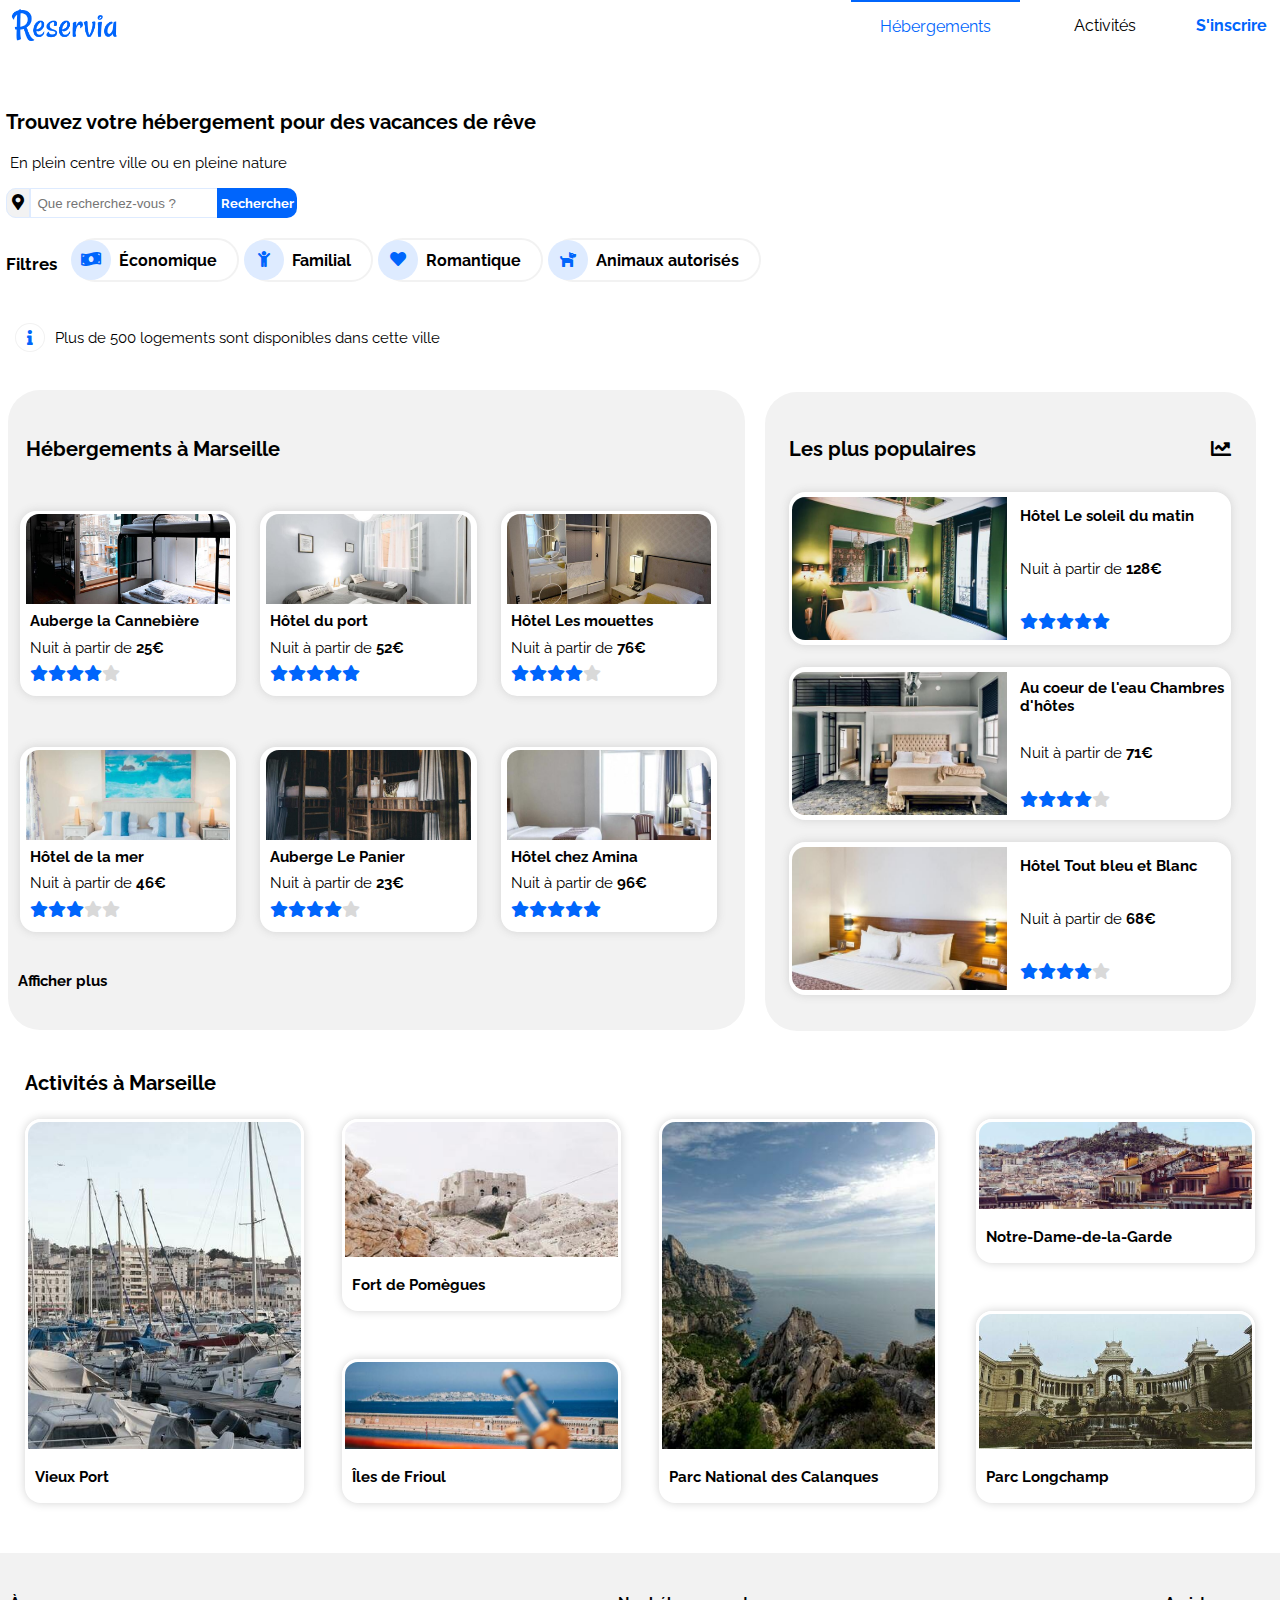
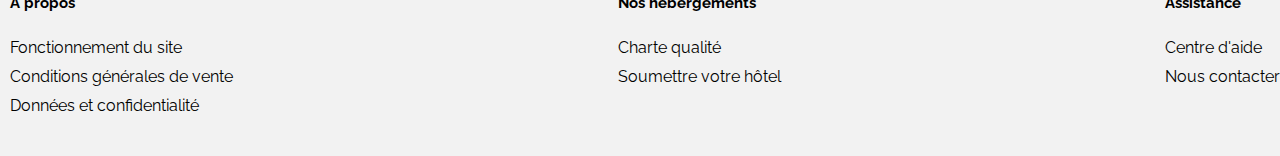
<file: index.html>
<!DOCTYPE html>
<!-- saved from url=(0068)file:///C:/Users/venke/Desktop/P2_%20Venketasamy_Stacy/reservia.html -->
<html lang="en">
  <head>
    <meta http-equiv="Content-Type" content="text/html; charset=UTF-8" />

    <meta name="viewport" content="width=device-width, initial-scale=1.0" />

    <link
      rel="stylesheet"
      href="https://cdnjs.cloudflare.com/ajax/libs/font-awesome/5.15.1/css/all.min.css"
    />
    <link rel="stylesheet" href="reservia.css" />

    <title>Reservia</title>
  </head>
  
  <body>
    <header>
      <nav>
        <a href="/" id="logo"></a>
        <a href="#" id="rooms">Hébergements</a>
        <a href="#" id="activities">Activités</a>
        <a href="#" id="register">S'inscrire</a>
      </nav>
    </header>

    <h1>Trouvez votre hébergement pour des vacances de rêve</h1>
    <p>En plein centre ville ou en pleine nature</p>

    <div id="search">
      <i class="fas fa-map-marker-alt"></i>
      <input class="champ" type="text" placeholder="Que recherchez-vous ?" />
      <button class="button"></button>
    </div>

    <div id="Filtres">
      <h2>Filtres</h2>
      <div class="eco">Économique</div>
      <div class="family">Familial</div>
      <div class="romantic">Romantique</div>
      <div class="animals">Animaux autorisés</div>
    </div>

    <p>
      <i class="fas fa-info"></i>Plus de 500 logements sont disponibles dans
      cette ville
    </p>

  <main>
    <section class="rooms">
      <h1>Hébergements à Marseille</h1>

      <article onclick="">
        <img
          src="images/hebergements/4_small/marcus-loke-WQJvWU_HZFo-unsplash.jpg" alt=""
        />

        <h3>Auberge la Cannebière</h3>
        <p>Nuit à partir de <strong>25€</strong></p>

        <div class="star fourStars"></div>
      </article>

      <article onclick="">
        <img
          src="images/hebergements/4_small/fred-kleber-gTbaxaVLvsg-unsplash.jpg" alt=""
        />

        <h3>Hôtel du port</h3>
        <p>Nuit à partir de <strong>52€</strong></p>

        <div class="star fiveStars"></div>
      </article>

      <article onclick="">
        <img
          src="images/hebergements/4_small/reisetopia-B8WIgxA_PFU-unsplash.jpg" alt=""
        />

        <h3>Hôtel Les mouettes</h3>
        <p>Nuit à partir de <strong>76€</strong></p>

        <div class="star fourStars"></div>
      </article>

      <article onclick="">
        <img
          src="images/hebergements/4_small/annie-spratt-Eg1qcIitAuA-unsplash.jpg" alt=""
        />

        <h3>Hôtel de la mer</h3>
        <p>Nuit à partir de <strong>46€</strong></p>

        <div class="star threeStars"></div>
      </article>

      <article onclick="">
        <img
          src="images/hebergements/4_small/nicate-lee-kT-ZyaiwBe0-unsplash.jpg" alt=""
        />

        <h3>Auberge Le Panier</h3>
        <p>Nuit à partir de <strong>23€</strong></p>

        <div class="star fourStars"></div>
      </article>

      <article onclick="">
        <img
          src="images/hebergements/4_small/febrian-zakaria-M6S1WvfW68A-unsplash.jpg" alt=""
        />

        <h3>Hôtel chez Amina</h3>
        <p>Nuit à partir de <strong>96€</strong></p>

        <div class="star fiveStars"></div>
      </article>

      <h3 class="Afficher"><a href="#">Afficher plus</a></h3>
    </section>

    <section class="popular">
        <h1>Les plus populaires</h1>

      <article onclick="">
          <img
            src="images/hebergements/4_small/emile-guillemot-Bj_rcSC5XfE-unsplash.jpg" alt=""
          />

          <h3>Hôtel Le soleil du matin</h3>
          <p>Nuit à partir de <strong>128€</strong></p>

          <div class="star fiveStars"></div>
        
      </article>

      <article onclick="">
          <img
            src="images/hebergements/4_small/aw-creative-VGs8z60yT2c-unsplash.jpg" alt=""
          />

          <h3>Au coeur de l'eau Chambres d'hôtes</h3>
          <p>Nuit à partir de <strong>71€</strong></p>

          <div class="star fourStars"></div>
        
      </article>

      <article onclick="">
          <img
            src="images/hebergements/4_small/febrian-zakaria-sjvU0THccQA-unsplash.jpg" alt=""
          />

          <h3>Hôtel Tout bleu et Blanc</h3>
          <p>Nuit à partir de <strong>68€</strong></p>

          <div class="star fourStars"></div>
        
      </article>
    </section>
  </main>
    <section class="Activities">
      <h1>Activités à Marseille</h1>

      <article onclick="" class="activity1">
          <img
            src="images/activites/4_small/reno-laithienne-QUgJhdY5Fyk-unsplash.jpg" alt=""
          />

          <h3>Vieux Port</h3>

      </article>

      <article onclick="" class="activity2">
          <img
            src="images/activites/4_small/paul-hermann-QFTrLdQIRhI-unsplash.jpg" alt=""
          />

          <h3>Fort de Pomègues</h3>
        
      </article>

      <article onclick="" class="activity3">
       
          <img
            src="images/activites/4_small/kevin-hikari-rV_Qd1l-VXg-unsplash.jpg" alt=""
          />

          <h3>Îles de Frioul</h3>
      
      </article>

      <article onclick="" class="activity4">
        
          <img
            src="images/activites/4_small/kilyan-sockalingum-NR8-cBCN3aI-unsplash.jpg" alt=""
          />

          <h3>Parc National des Calanques</h3>
       
      </article>

      <article onclick="" class="activity5">
        
          <img
            src="images/activites/4_small/florian-wehde-xW9e8gdotxI-unsplash.jpg" alt=""
          />

          <h3>Notre-Dame-de-la-Garde</h3>
       
      </article>

      <article onclick="" class="activity6">
        
          <img
            src="images/activites/4_small/lena-paulin-wH2-EJoDcV0-unsplash.jpg" alt=""
          />

          <h3>Parc Longchamp</h3>
      </article>
    </section>
  </body>

  <footer>
    <div>
      <h3>À propos</h3>

      <ul>
        <li><a href="#">Fonctionnement du site</a></li>
        <li><a href="#">Conditions générales de vente</a></li>
        <li><a href="#">Données et confidentialité</a></li>
      </ul>
    </div>

    <div>
      <h3>Nos hébergements</h3>

      <ul>
        <li><a href="#">Charte qualité</a></li>
        <li><a href="#">Soumettre votre hôtel</a></li>
      </ul>
    </div>

    <div>
      <h3>Assistance</h3>

      <ul>
        <li><a href="#">Centre d'aide</a></li>
        <li><a href="#">Nous contacter</a></li>
      </ul>
    </div>
  </footer>
</html>
</file>
<file: reservia.css>
@import url("https://fonts.googleapis.com/css2?family=Raleway&display=swap");

/* Elements principaux de la page */

:root {
  --gris1: #F2F2F2;
  --gris2: #D9D9D9;
  --bleu1: #deebff;
}

body {
  font-family: "Raleway", sans-serif;
  color: black;
  margin: 0;
  width: 100%;
  max-width: 1280px;
}

body > * {
    width :95%;
    margin:auto;
}

h1 {
  font-weight: bold;
  font-size: 20px;
  margin-top: 30px;
  margin-bottom: 10px;
  padding-top: 30px;
  padding-bottom: 10px;
  width: 95%;
}

h2 {
  font-size: 17px;
  font-weight: bold;
}

h3 {
  font-size: 15px;
  margin-bottom: -10px;
  margin-top: 1px;
  margin-left: 10px;
}

p {
  font-size: 15px;
  margin-bottom: 5px;
  width: 90%;
  margin-left: 10px;
}

img {
  width: calc(350px - 6px);
  height: 150px;
  object-fit: cover;
  border: solid 3px white;
  border-radius: 1rem 1rem 0 0;
}


/* HEADER */

header {
    width: 100%;
}

#logo {
  background-image: url("../images/logo/Reservia@3x.png");
  background-size: contain;
  background-repeat: no-repeat;
  background-position-x: 5px;
  grid-area: logo;
}

nav {
  grid-template-columns: 50% 50%;
  display: grid;
  grid-template-areas:
    "logo inscrire"
    "hebergements activites";
  justify-items: stretch;
  align-items: stretch;
}

a {
  text-decoration: none;
  color: black;
}

nav a {
  display: flex;
  height: 50px;
  justify-content: center;
  align-items: center;
  color: #0065fc;
}

a#register {
  font-weight: bold;
  order: 2;
  width: 100%;
  display: flex;
  align-items: center;
  justify-content: flex-end;
  grid-area: inscrire;
}

a#rooms {
  grid-area: hebergements;
}

a#activities {
  order: 4;
  color: black;
  grid-area: activites;
}

a#rooms {
  border-bottom: 2px solid #0065fc;
}

a#activities {
  border-bottom: 2px solid lightgrey;
}

a#rooms:hover,
a#activities:hover {
  border-bottom: 1px solid #0065fc;
}


/* SECTION SEARCH */

div#search {
  padding-top: 15px;
}

input.champ {
  padding: 6px;
  padding-top: 7px;
  margin: -4px;
  border: solid 1px #deebff;
}

.fa-map-marker-alt::before {
  content: "\f3c5";
  border: solid 1px #deebff;
  border-radius: 10px 0px 0px 10px;
  padding: 5px;
  padding-bottom: 7px;
  background-color: #f2f2f2;
}

button.button {
  width: 2rem;
  height: 1.9rem;
  background-color: #0065fc;
  border: solid 1px #0065fc;
  border-radius: 10px;
  margin: -4px;
}

button.button::after {
  content: "\f002";
  font-family: "Font Awesome 5 Free";
  font-weight: bold;
  color: white;
}


/* SECTION FILTRES */

div#Filtres {
  display: flex;
  flex-wrap: wrap;
  justify-content: flex-start;
  font-weight: bold;
  padding-bottom: 20px;
  align-items: center;
  padding-top: 15px;
}
  
#Filtres h2 {
  width: 100%;
  padding-top: 10px;
  padding-bottom: 10px;
}

#Filtres div {
  margin: 0 0.5rem 0.5rem 0;
  border: 2px solid #f2f2f2;
  border-radius: 25px;
  padding-right: 20px;
}

#Filtres div::before {
  font-family: "Font Awesome 5 Free";
  color: #0065fc;
  background-color: #deebff;
  border-radius: 50%;
  margin-left: -0.3rem;
  margin-right: 0.5rem;
  display: inline-flex;
  width: 2.5rem;
  height: 2.5rem;
  justify-content: center;
  align-items: center;
  font-weight: bold;
}

.eco::before {
  content: "\f53a";
}

.family::before {
  content: "\f1ae";
}

.romantic::before {
  content: "\f004";
}

.animals::before {
  content: "\f6d3";
}

#Filtres :hover {
    color: blue;
    cursor: pointer;
}


/* SECTION INFO */

i.fas.fa-info {
  color: #0065fc;
  border: solid 1.5px #f2f2f2;
  border-radius: 50%;
  padding: 6px;
  margin: 5px;
  margin-right: 10px;
  width: 1.6rem;
  display: inline-flex;
  justify-content: center;
}


/* MAIN */

main {
  display: flex;
  flex-direction: column-reverse;
  width: 100%;
}

.star {
  margin-left: 10px;
  font-family: 'Font Awesome 5 Free';
  font-weight: bold;
}

.fourStars::before {
  content: "\f005 \f005 \f005 \f005";
  color: #0065fc;
}

.fourStars::after {
  content: "\f005";
  color: #d9d9d9;
}

.fiveStars::before {
  content: "\f005 \f005 \f005 \f005 \f005";
  color: #0065fc;
}

.threeStars::before {
  content: "\f005 \f005 \f005";
  color: #0065fc;
}

.threeStars::after {
  content: "\f005 \f005";
  color: #D9D9D9;
}

article {
  box-shadow: 0px 0px 10px lightgrey;
  border-radius: 1rem;
  margin-bottom: 20px;
  background-color: white;
  width: 90%;
}


/* SECTION ROOMS */

section.rooms {
  display: flex;
  flex-wrap: wrap;
  justify-content: center;
}

.rooms article {
  padding-bottom: 10px;
  display: flex;
  flex-wrap: wrap;
  justify-content: center;
}

.rooms img {
  max-width: 100%;
}

.rooms h3,
.rooms p,
.rooms div {
  width: 100%;
}

h3.Afficher {
    margin-bottom: 25px;
}


/* SECTION POPULAR */

section.popular {
  background-color: #f2f2f2;
  padding-bottom: 25px;
  display: flex;
  flex-wrap: wrap;
  justify-content: center;
  margin-top: 30px;
}

.popular article {
  display: grid;
  grid-template-columns: 50% 50%;
  grid-template-rows: auto auto auto;
}

.popular * {
  align-self: center;
}

.popular h1:after {
  content: "\f201";
  font-family: 'Font Awesome 5 Free';
}

.popular h1 {
  display: flex;
  justify-content: space-between;
  margin-top: 5px;
  width: 90%;
 }

.popular img {
  grid-column-start: 1;
  grid-column-end: 1;
  grid-row-start: 1;
  grid-row-end: 4;
  width: 100%;
  border-radius: 1rem 0 0 1rem;
}

.popular .star {
  grid-column-start: 2;
}


/* SECTION ACTIVITIES */

section.Activities {
  display: flex;
  flex-wrap: wrap;
  justify-content: center;
}

.Activities article {
  padding-bottom: 20px;
  display: flex;
  flex-wrap: wrap;
  justify-content: center;
}

.Activities img {
  width: 100%;
  margin-top: auto;
}

.Activities h3 {
  width: 100%;
  padding-bottom: 15px;
  padding-top: 15px;
  height: 3rem;
}


/* FOOTER */

footer {
  margin-top: 50px;
  background-color: var(--gris1);
  padding-top: 40px;
  padding-bottom: 25px;
  width: 100%;
  max-width: initial;
}

ul {
  list-style: none;
  padding-top: 20px;
  margin-left: 10px;
  width: fit-content;
}

li {
  margin-bottom: 10px;
 }

*{
  box-sizing: border-box;
  padding: 0;
}


/* MEDIA QUERIES */

@media screen AND (min-width: 768px) {
  button.button::after {
    content: "Rechercher";
    font-family: "Raleway";
  }

  button.button {
    width: 5rem;
    color: #0065fc;
    border: none;
    border-radius: 0px 10px 10px 0px;
  }

  .rooms img {
    width: 100%;
    height: 290px;
    object-position: center;
    margin: 0;
    max-width: calc(100% - 6px);
  }

  .Activities img {
  width: 100%;
  margin: auto;
  height: 250px;
  object-position: center;
  }
}

@media screen AND (min-width: 1024px) {

  body >* {
    width: 99%
  }

  body {
    margin: auto;
  }
  
  nav a {
    display: flex;
    justify-content: space-around;
  }

  nav {
    display: flex;
    justify-content: flex-end;
  }

  a#logo {
    order: 1;
    width: 100%;
    margin:auto;
  }

  a#rooms {
    order: 2;
    width: 20%
  }

  a#activities {
    order: 3;
    width: 20%;
    display: flex;
    justify-content: center;
  }

  a#register {
    order: 4;
    width: 15%;
    display: flex;
    justify-content: center;
  }

  #Filtres h2 {
    width:fit-content;
    margin-right:1rem;
  }

  i.fas.fa-info {
    width: 1.9rem;
  }

  a#rooms {
    border-bottom: none;
    border-top: solid 2px;
    display: flex;
    justify-content: center;
  }

  a#activities{
    border-bottom: none;
  }


  main {
    display: flex;
    justify-content: space-between;
    flex-direction: initial;
    max-width: 1024px;
    margin: auto;
    align-items: baseline;
    padding-right: 1rem;
    width: calc( 100% - 1rem);
  }

  .rooms {
    display: flex;
    justify-content: space-between;
    padding-right : 1rem;
  }

  section.rooms {
    background-color: #f2F2F2;
    display: flex;
    justify-content: space-around;
    align-items: center;
    border-radius: 2rem;
    width: 60%;
    height: 50vw;
  }

  .rooms article {
    width: 30%;
    height: 30%;
    display: flex;
  }

  .rooms img {
    height: 55%;
    object-fit: cover;
    display: flex;
    justify-content: center;
    align-items: center;
  }

  .rooms h1 {
    padding-top: 1px
  }


  section.popular {
    width: 40%;
    display: flex;
    flex-direction: column;
    border-radius: 2rem;
    margin-left: 20px;
  }

  .popular article {
    width: 85%;
    height: 116px;
  }

  .popular img {
    height: 110px
  }

  .popular h1 {
    margin-top: 10px;
  }

  section.Activities {
    max-width: 1440px;
    margin-top: 40px;
    display: grid;
    grid-template-areas:
      "titre titre titre titre"
      "activite1 activite2 activite4 activite5"
      "activite1 activite2 activite4 ."
      "activite1 . activite4 activite6"
      "activite1 activite3 activite4 activite6";
    grid-template-columns: 22% 22% 22% 22%;
    grid-template-rows: 3rem 9rem 3rem 3rem 9rem;
    column-gap: 3%;
  }

  .activity1 {
    grid-area: activite1;
  }

  .activity1 img, .activity4 img {
     height: calc(100% - 3rem);
  }

  section.Activities article {
    display: flex;
    justify-content: space-between;
    flex-wrap: wrap;
    margin: auto;
    height: 100%;
    width: 100%;
  }

  section.Activities img{
      height: calc(100% - 3rem);
  }

  .Activities h1 {
    grid-area: titre;
    margin: 0;
    padding: 0;
  }

  article.activity2 {
    grid-area: activite2;
  }

  article.activity3 {
    grid-area: activite3;
  }

  article.activity4 {
    grid-area: activite4;
  }

  article.activity5 {
    grid-area: activite5;
  }

  article.activity6 {
    grid-area: activite6;
  }

  section.Activities img {
    height: calc(100% - 1.9rem)
  }

 footer {
    display: flex;
    justify-content: space-between;
    width: 100%;
  }
}

@media screen AND (min-width: 1280px) {

  main {
    max-width: 1280px; 
  }
    
  .Afficher {
    margin-top: -10px; 
  }
    
  .rooms article {
    height: 185px;
  }

  .rooms img {
    width: 350px;
  }

  .popular h1 {
    margin-top: 15px
  }

  .popular article {
    width: 90%;
    height: 153px;
    margin: 11px;
  }

  .popular img {
    height: 149px;
  }
}

@media screen AND (min-width: 1280px) {

  nav a {
    display: flex;
    justify-content: space-around;        
  }

  nav {
    display: flex;
    justify-content: flex-end;
  }
    
  a#logo {
    order: 1;
    width: 100%;
    margin: auto;
  }
    
  a#activities {
    order: 3;
    display: flex;
    justify-content: center;
    border-bottom: none;
  }

  a#rooms {
    order: 2;
    border-bottom: none;
  }

  a#register {
    width: 10%;
    display: flex;
    justify-content: center;
    order: 3;
  }
}

@media screen AND (min-width: 1440px) {

  body {
    margin: 0;
    max-width: 1440px;
  }

  body >* {
    width: 99%;
  }

  nav a{
    width: 100%;
    font-size: 25px;        
  }

  a#logo {
    height: 60px;
  }

  a#rooms {
    width: 25%;
  }

  a#activities {
    width: 25%;
  }

  a#register {
    width: 20%;
    display: flex;
    justify-content: center;
  }

  div#search {
    font-size: 28px;
  }

  input.champ {
    font-size: 25px;
  }

  button.button {
    font-size: 25px;
    width: 10rem;
    height: 2.8rem;
  }
    
  div#Filtres {
    font-size: 24px;
  }

  #Filtres div {
    padding: 1.5px;
    padding-right: 20px;
  } 
    
  #Filtres div::before {
    width: 3rem;
    height: 3rem;
  }
    
  i.fas.fa-info {
    width: 2.5rem;
  }
    
  main {
    max-width: 1440px;
    margin: 0;
  }

  section.rooms {
    width: 60%;
  }

  section.popular {
    width: 40%;
  }

  .rooms article {
    height: 220px;
  }

  .rooms h3 {
    font-size: 21px;
  }

  .rooms p {
    font-size: 20px;
  }

  .popular article {
    width: 92%;
    height: 168px;
  }

  .popular img {
    height: 163px;
  }

  .popular h1 {
    margin-bottom: 34px;
    margin-top: 16px;
  }

  .popular h3 {
    font-size: 21px;
  }

  .popular p {
    font-size: 20px;
  }

  h1 {
    font-size: 30px;
  }

  h2 {
    font-size: 25px;
  }

  h3 {
    font-size: 20px;
  }

  p {
    font-size: 25px;
  }

  section.Activities img {
    height: calc(100% - 1.9rem)
  }

  footer {
    width: 100%;
  }
}
</file>
